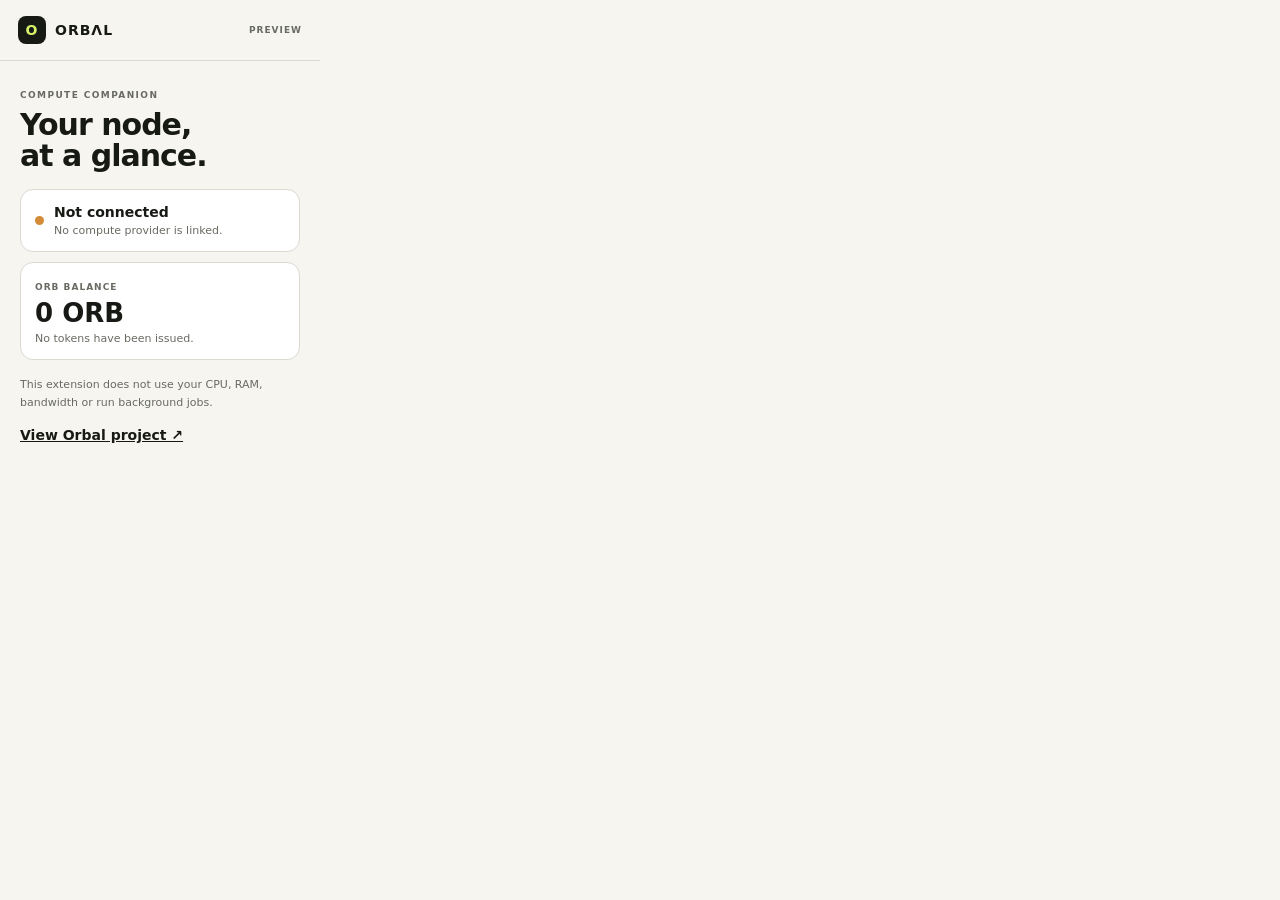
<file: extensions/browser/popup.html>
<!doctype html>
<html lang="en">
<head><meta charset="utf-8"><meta name="viewport" content="width=device-width,initial-scale=1"><title>Orbal</title><link rel="stylesheet" href="popup.css"></head>
<body>
  <header><span class="mark">O</span><strong>ORBΛL</strong><span class="tag">PREVIEW</span></header>
  <main>
    <p class="eyebrow">COMPUTE COMPANION</p>
    <h1>Your node,<br>at a glance.</h1>
    <section class="status"><span class="dot"></span><div><strong>Not connected</strong><small>No compute provider is linked.</small></div></section>
    <section class="balance"><small>ORB BALANCE</small><strong>0 ORB</strong><p>No tokens have been issued.</p></section>
    <p class="note">This extension does not use your CPU, RAM, bandwidth or run background jobs.</p>
    <a href="https://github.com/playtimehuh-ops/studious-meme" target="_blank" rel="noreferrer">View Orbal project ↗</a>
  </main>
  <script src="popup.js"></script>
</body>
</html>
</file>
<file: extensions/browser/popup.css>
*{box-sizing:border-box}body{margin:0;width:320px;background:#f6f5f0;color:#171915;font:14px Inter,system-ui,sans-serif}header{display:flex;align-items:center;gap:9px;padding:16px 18px;border-bottom:1px solid #d9dbd2;font-weight:900;letter-spacing:1px}.mark{display:grid;place-items:center;width:28px;height:28px;border-radius:8px;background:#171915;color:#d7f36b}.tag{margin-left:auto;font-size:9px;letter-spacing:1px;color:#686b62}main{padding:20px}.eyebrow{font-size:9px;letter-spacing:1.4px;font-weight:800;color:#686b62}h1{font-size:30px;line-height:1.02;letter-spacing:-1px;margin:10px 0 18px}.status,.balance{padding:14px;border:1px solid #d9dbd2;border-radius:13px;background:white}.status{display:flex;align-items:center;gap:10px}.dot{width:9px;height:9px;border-radius:50%;background:#d38b36}.status strong,.status small{display:block}.status small,.balance p{font-size:11px;color:#686b62;margin:4px 0 0}.balance{margin-top:10px}.balance small{font-size:9px;letter-spacing:1px;color:#686b62;font-weight:800}.balance strong{display:block;font-size:26px;margin-top:5px}.note{font-size:11px;line-height:1.6;color:#686b62;margin:16px 0}.note a,a{color:#171915;font-weight:700}
</file>
